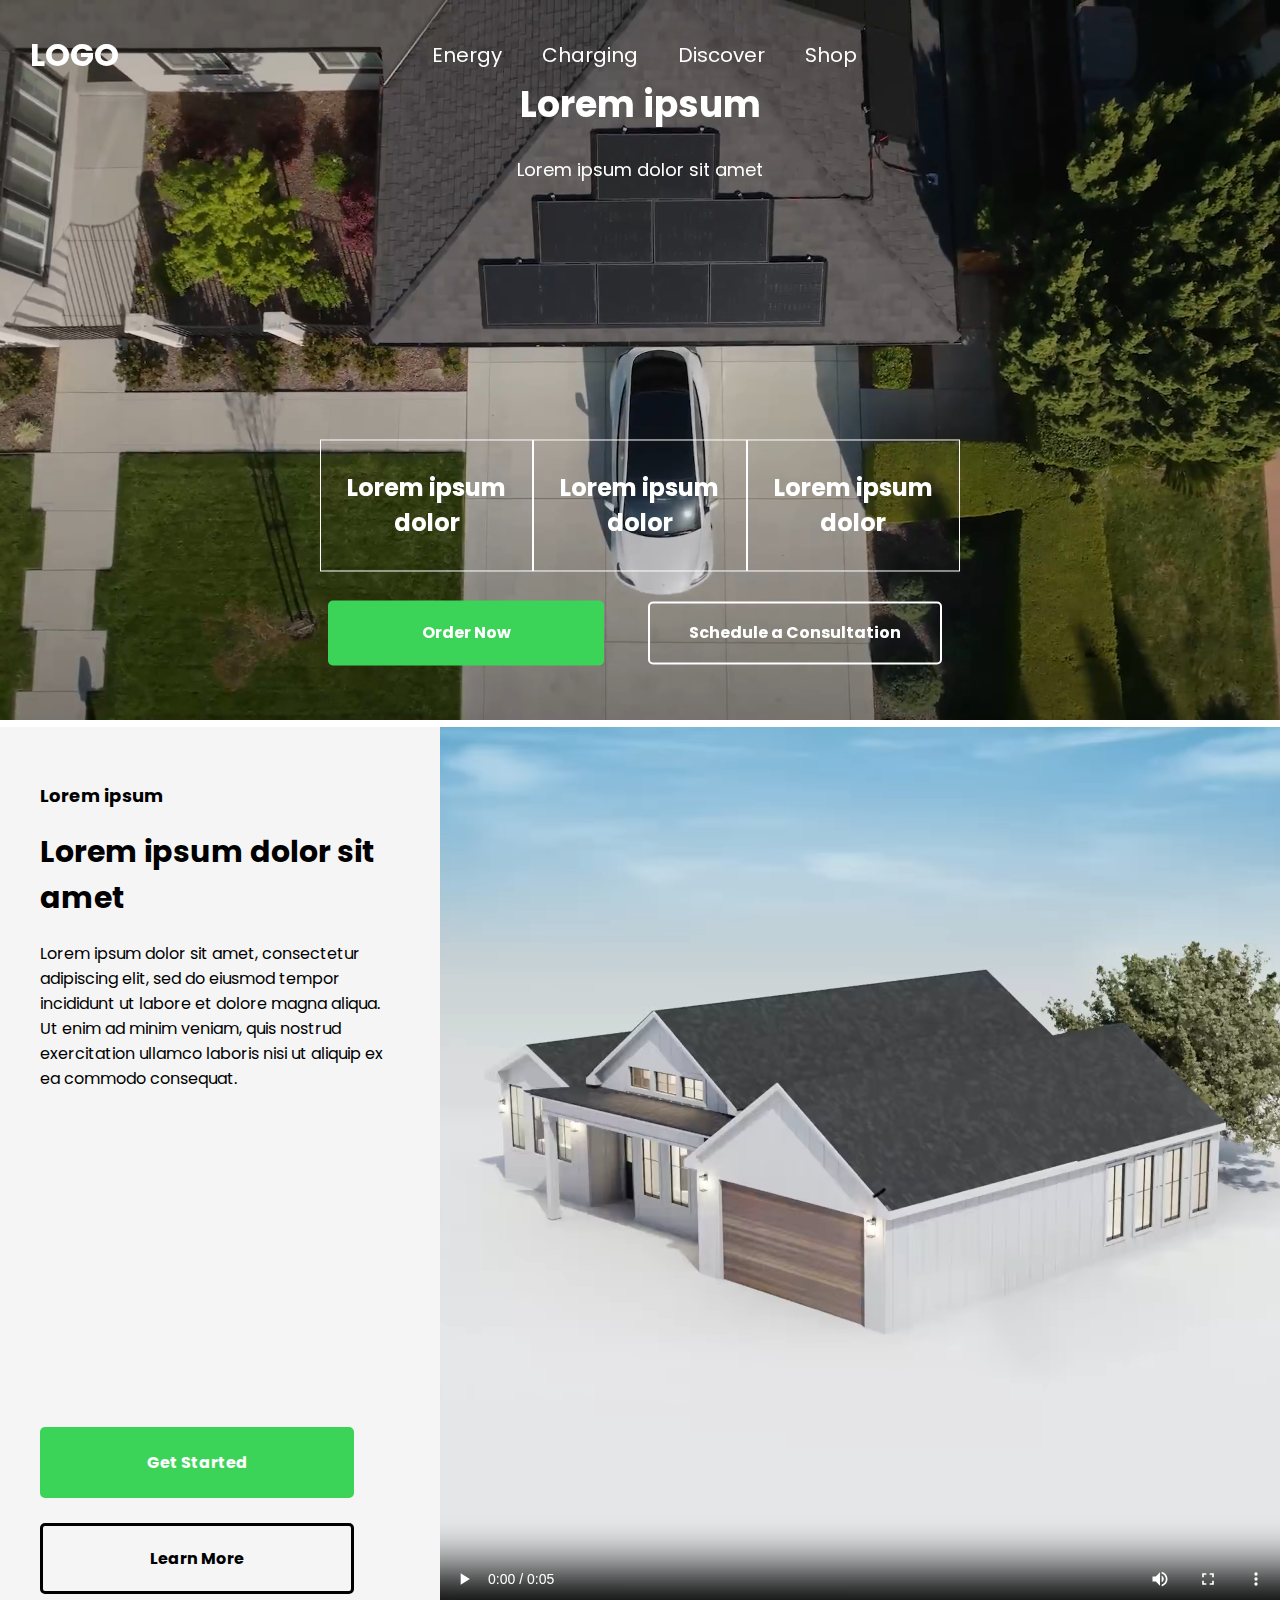
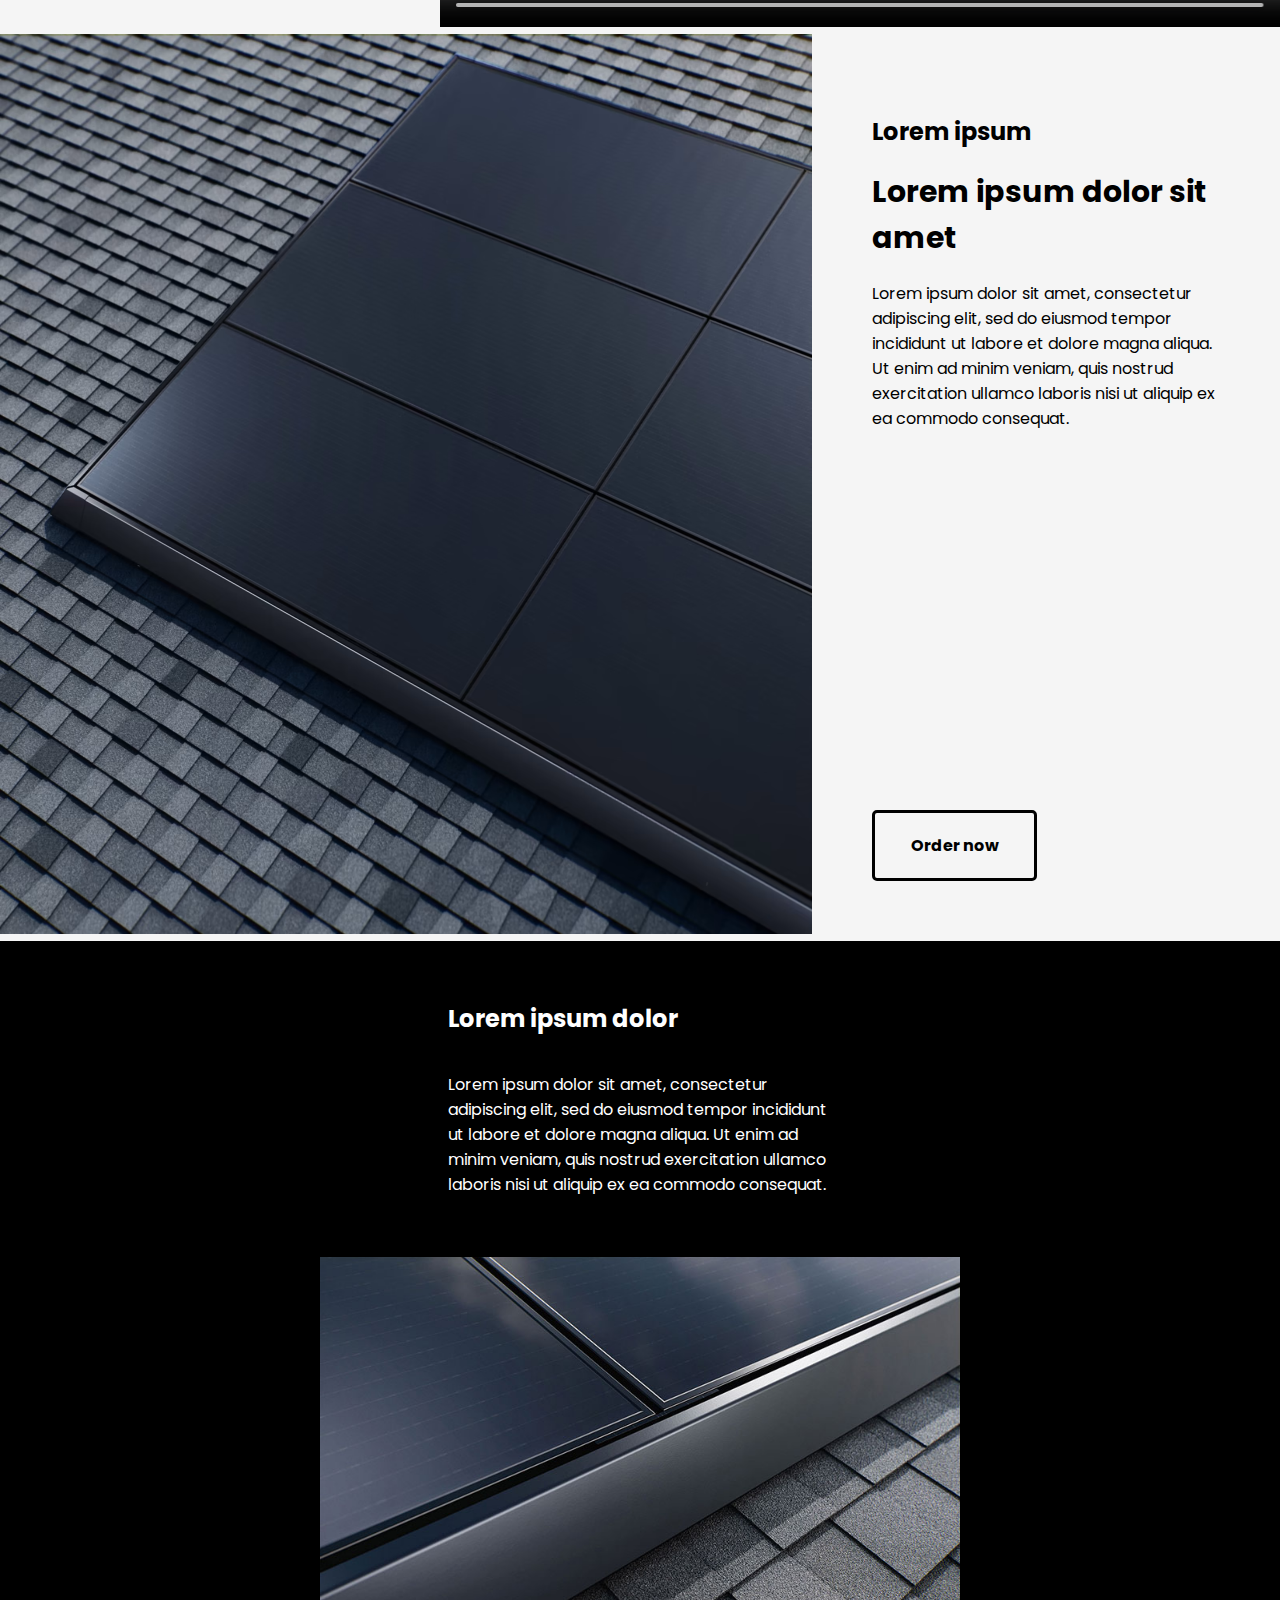
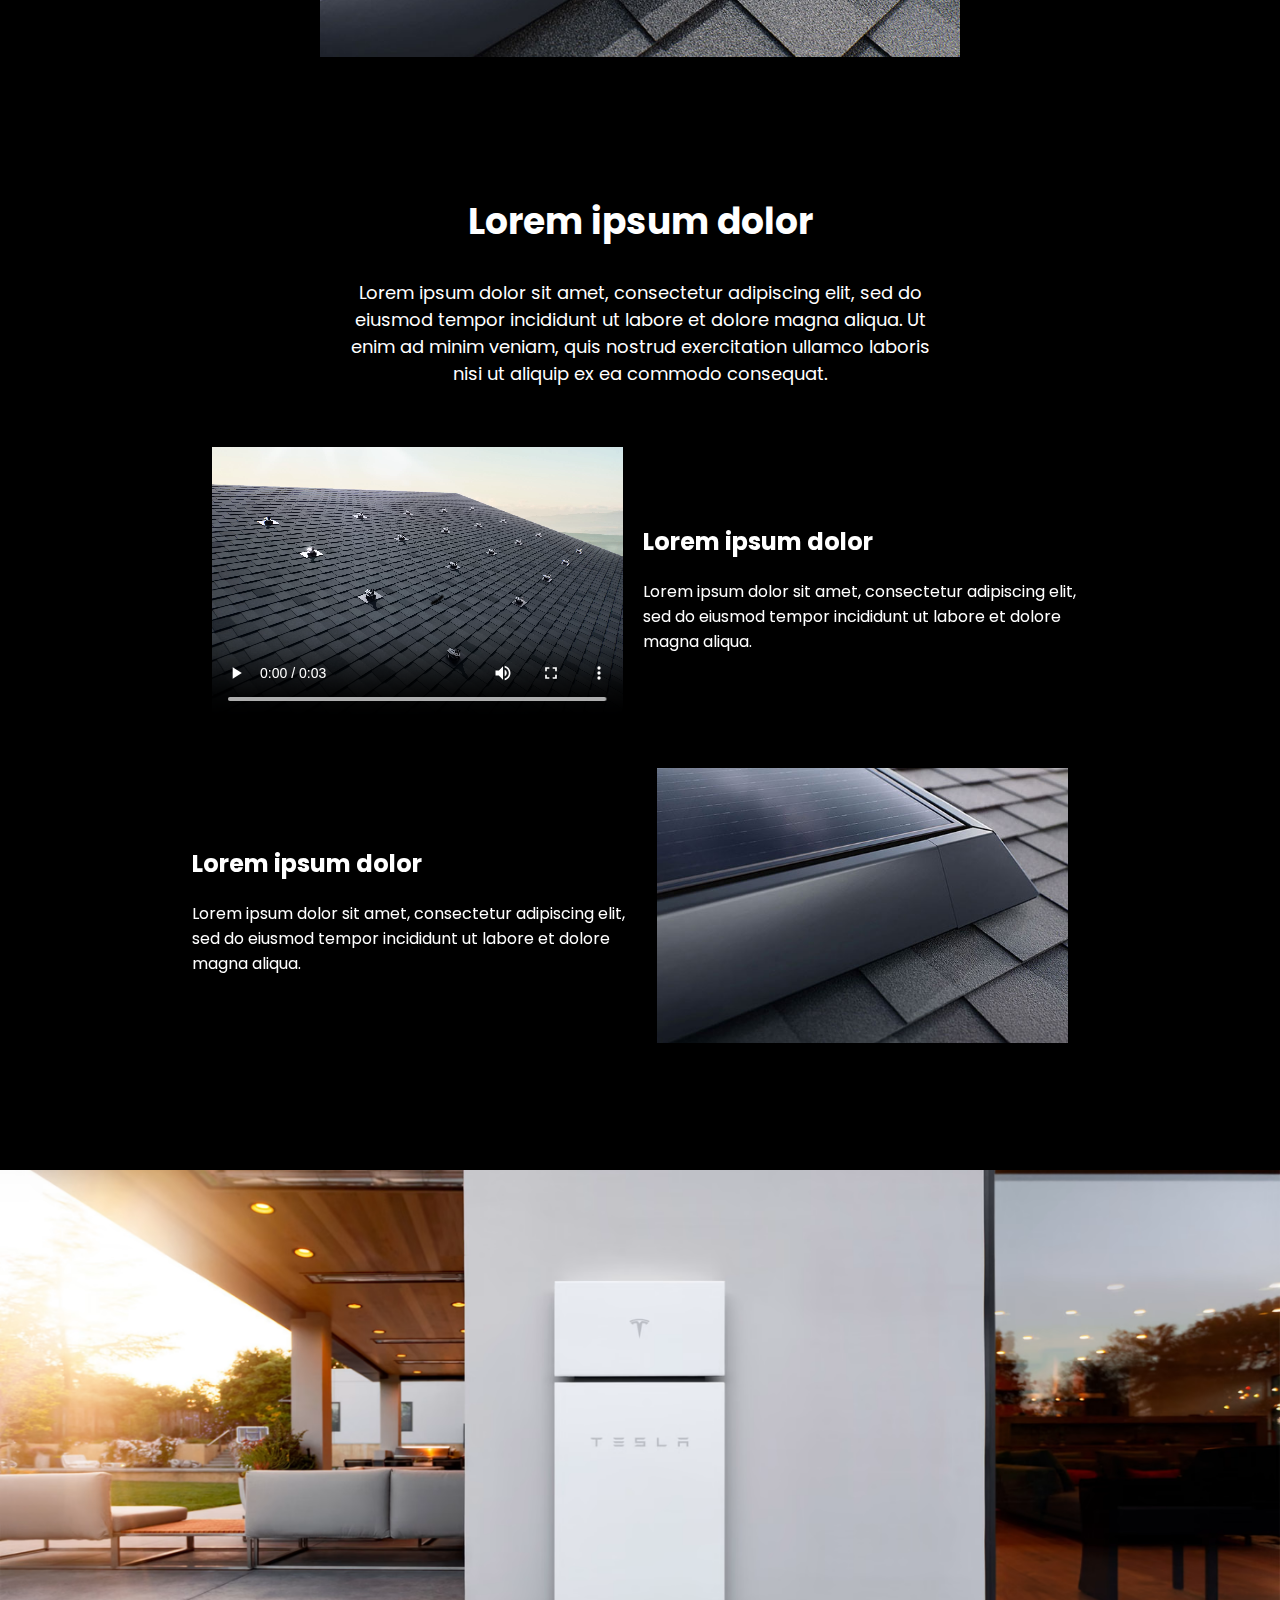
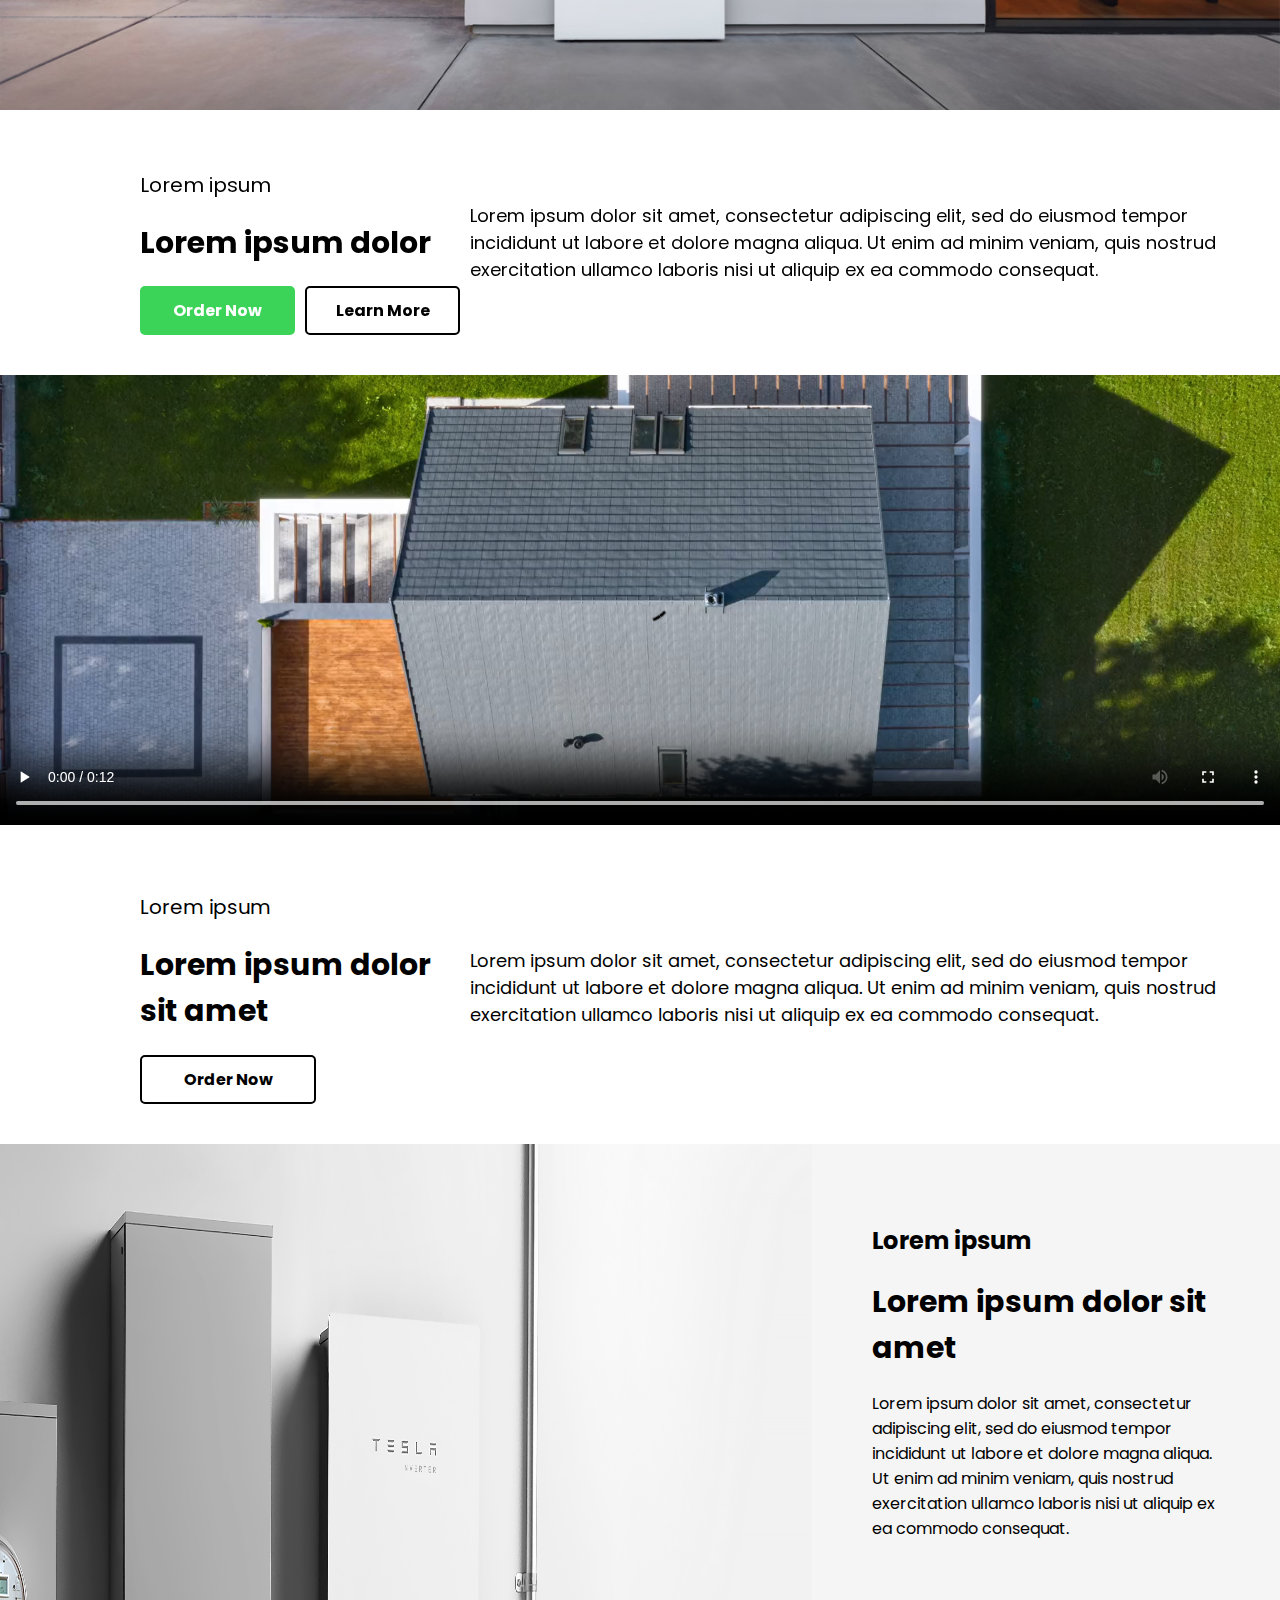
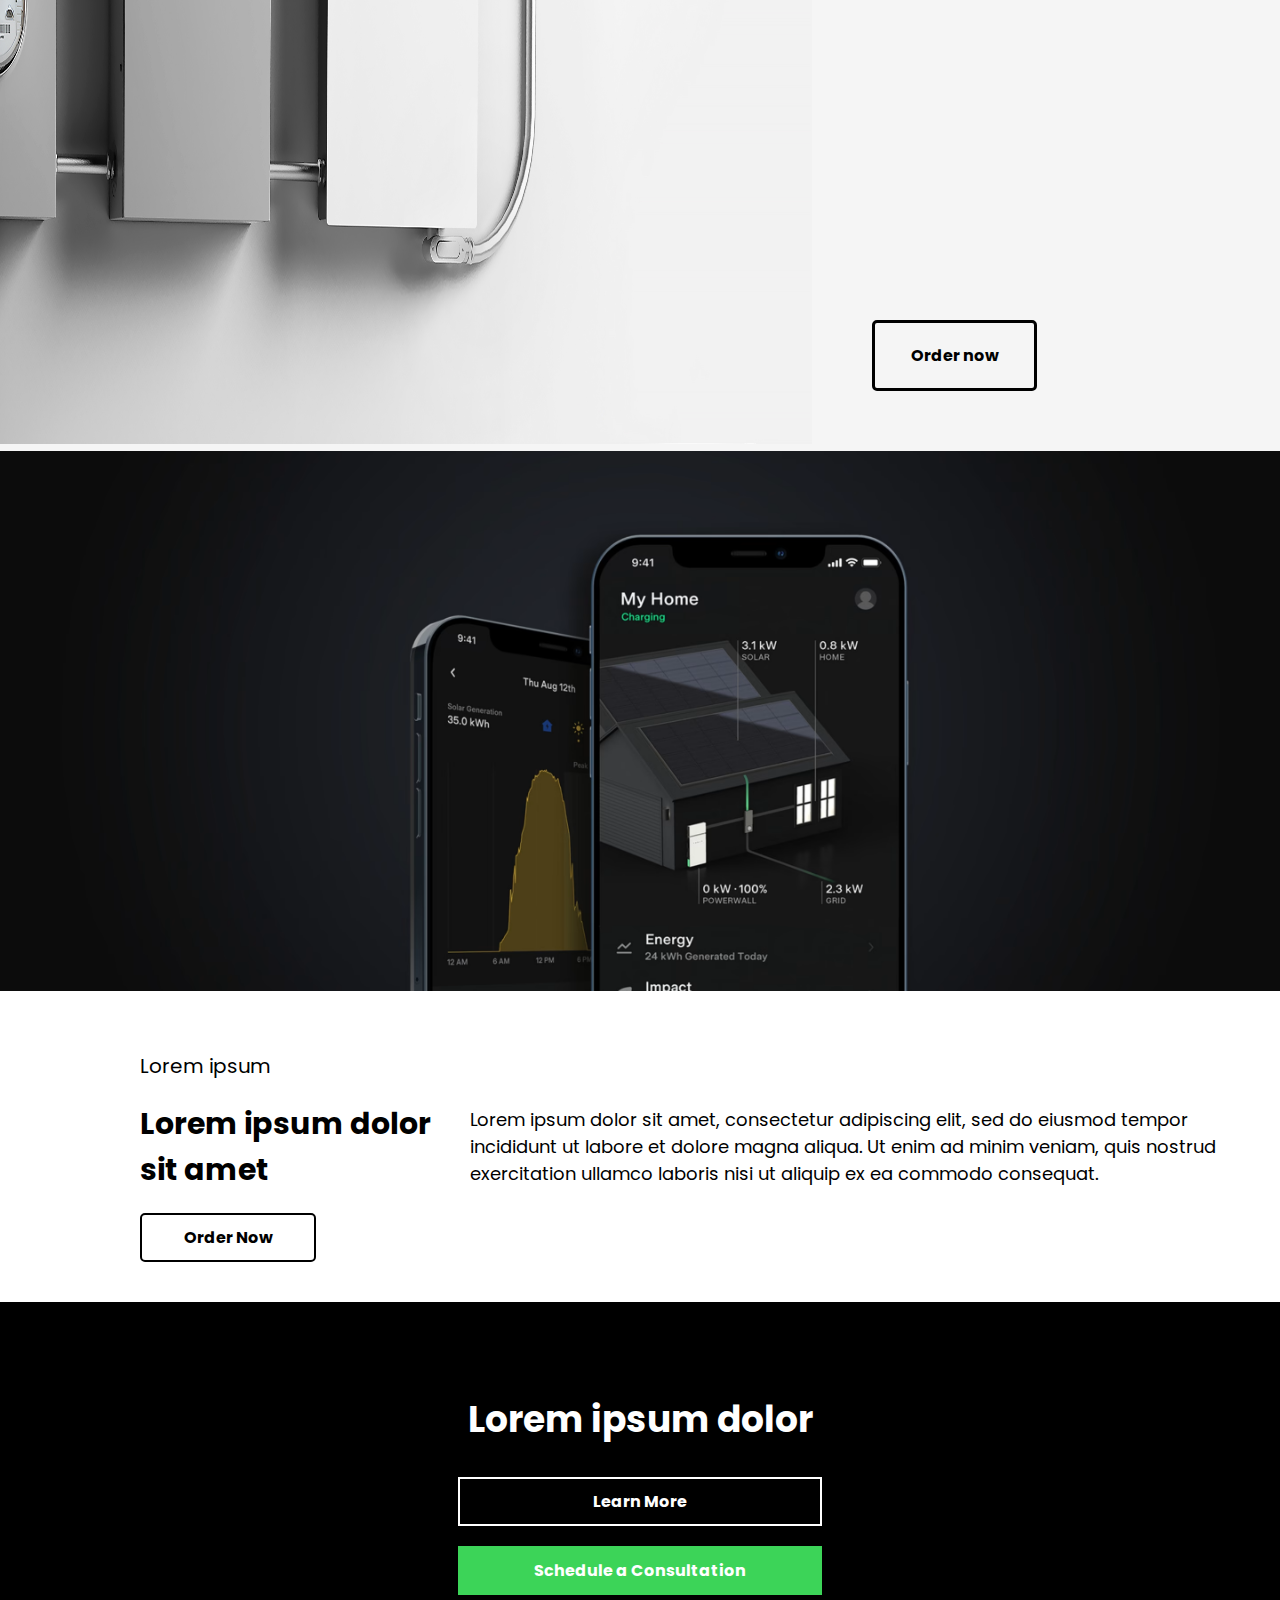
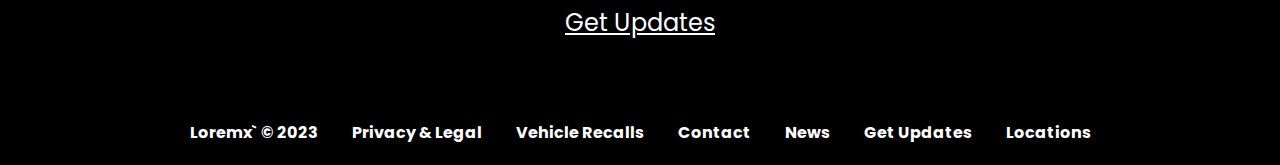
<file: index.html>
<!DOCTYPE html>
<html lang="en">

<head>
    <meta charset="UTF-8">
    <meta name="viewport" content="width=device-width, initial-scale=1.0">
    <link rel="stylesheet" type="text/css" href="styles.css">
    <link rel="preconnect" href="https://fonts.googleapis.com">
    <link rel="preconnect" href="https://fonts.gstatic.com" crossorigin>
    <link rel="stylesheet" href="https://cdnjs.cloudflare.com/ajax/libs/font-awesome/6.4.2/css/all.min.css"
        integrity="sha512-z3gLpd7yknf1YoNbCzqRKc4qyor8gaKU1qmn+CShxbuBusANI9QpRohGBreCFkKxLhei6S9CQXFEbbKuqLg0DA=="
        crossorigin="anonymous" referrerpolicy="no-referrer" />
    <link href="https://fonts.googleapis.com/css2?family=Poppins:wght@300;400;500;600;700;800;900&display=swap"
        rel="stylesheet">
</head>

<body>
    <!-- Hero Section with Navigation -->
    <section class="hero">
        <nav>
            <div class="logo">
                <h1>LOGO</h1>
            </div>
            <ul class="nav-links">
                <li><a href="#">Energy</a></li>
                <li><a href="#">Charging</a></li>
                <li><a href="#">Discover</a></li>
                <li><a href="index1.html">Shop</a></li>
            </ul>
            <div class="icons">
                <a href="#"><i class="fa-regular fa-circle-question"></i></a>
                <a href="#"><i class="fa-solid fa-globe"></i></a>
                <a href="#"><i class="fa-regular fa-circle-user"></i></a>
            </div>
        </nav>
        <div class="hero-content">
            <h1>Lorem ipsum</h1>
            <p>Lorem ipsum dolor sit amet</p>
            <div class="features">
                <div class="feature">
                    <h2>Lorem ipsum dolor</h2>
                </div>
                <div class="feature">
                    <h2>Lorem ipsum dolor</h2>
                </div>
                <div class="feature">
                    <h2>Lorem ipsum dolor</h2>
                </div>
            </div>
            <div class="buttons">
                <a href="index1.html" class="cta-button order-now">Order Now</a>
                <a href="#" class="cta-button consultation">Schedule a Consultation</a>
            </div>
        </div>
        <video autoplay muted loop id="hero-video">
            <source src="./assets/videos/solar-panels-hero-video-desktop.mp4" type="video/mp4">
            Your browser does not support the video tag.
        </video>
    </section>

    <!-- Savings Section -->
    <section class="next-section">
        <div class="content">
            <div class="text-content">
                <div class="textss">
                    <h2>Lorem ipsum</h2>
                    <h1>Lorem ipsum dolor sit amet</h1>
                    <p>Lorem ipsum dolor sit amet, consectetur adipiscing elit, sed do eiusmod tempor incididunt ut
                        labore et dolore magna aliqua. Ut enim ad minim veniam, quis nostrud exercitation ullamco
                        laboris nisi ut aliquip ex ea commodo consequat.
                    </p>
                </div>
                <div class="buttons-e">
                    <div class="buttons-e">
                        <a href="#" class="cta-button get-started">Get Started</a>
                        <a href="#" class="cta-button learn-more">Learn More</a>
                    </div>
                </div>
            </div>
            <div class="video-container">
                <video controls>
                    <source src="./assets/videos/Solar Panels - Tesla.webm" type="video/webm">
                    Your browser does not support the video tag.
                </video>
            </div>
        </div>
    </section>

    <!-- Design Section -->
    <section class="next-section design-section flipped">
        <div class="content">
            <div class="image-container">
                <img src="./assets/images/425_Design_D.avif" alt="Solar Panel">
            </div>
            <div class="text-content">
                <div>
                    <h2>Lorem ipsum</h2>
                    <h1>Lorem ipsum dolor sit amet</h1>
                    <p>Lorem ipsum dolor sit amet, consectetur adipiscing elit, sed do eiusmod tempor incididunt ut
                        labore et dolore magna aliqua. Ut enim ad minim veniam, quis nostrud exercitation ullamco
                        laboris nisi ut aliquip ex ea commodo consequat.
                    </p>
                </div>
                <div class="buttons-de">
                    <a href="index1.html" class="cta-button learn-more">Order now</a>
                </div>
            </div>
        </div>
    </section>

    <section class="clean-aesthetic">
        <div class="content">
            <div class="text-content">
                <h2>Lorem ipsum dolor</h2>
                <p>Lorem ipsum dolor sit amet, consectetur adipiscing elit, sed do eiusmod tempor incididunt ut
                    labore et dolore magna aliqua. Ut enim ad minim veniam, quis nostrud exercitation ullamco
                    laboris nisi ut aliquip ex ea commodo consequat.
                </p>
            </div>
            <div class="image-container">
                <img src="./assets/images/solarimage.jpg" alt="Clean Aesthetic Image">
            </div>
        </div>
    </section>

    <!-- Next Section -->
    <section class="next-section black-bg">
        <div class="header">
            <h2>Lorem ipsum dolor</h2>
            <p>Lorem ipsum dolor sit amet, consectetur adipiscing elit, sed do eiusmod tempor incididunt ut
                labore et dolore magna aliqua. Ut enim ad minim veniam, quis nostrud exercitation ullamco
                laboris nisi ut aliquip ex ea commodo consequat.
            </p>
        </div>
        <!-- Video and Text Section -->
        <div class="video-text">
            <div class="video">
                <video controls width="100%">
                    <source src="./assets/videos/425_Durability_D.mp4" type="video/mp4">
                    Your browser does not support the video tag.
                </video>
            </div>
            <div>
                <h2>Lorem ipsum dolor</h2>
                <p>Lorem ipsum dolor sit amet, consectetur adipiscing elit, sed do eiusmod tempor incididunt ut
                    labore et dolore magna aliqua.
                </p>
            </div>
        </div>

        <!-- Text and Image Section -->
        <div class="text-picture">
            <div>
                <h2>Lorem ipsum dolor</h2>
                <p>Lorem ipsum dolor sit amet, consectetur adipiscing elit, sed do eiusmod tempor incididunt ut
                    labore et dolore magna aliqua.
                </p>
            </div>
            <div class="picture">
                <img src="./assets/images/solar-panel-closeup.jpg" alt="Solar Technology">
            </div>
        </div>
    </section>

    <!-- Hero Image -->
    <section class="full-width-image">
        <img src="./assets/images/heroimage.avif" alt="Full Width Image">
    </section>

    <!-- Powerwall Section -->
    <section class="new-section">
        <div class="left-content">
            <p>Lorem ipsum</p>
            <h1>Lorem ipsum dolor</h1>
            <div class="button-container">
                <a href="index1.html" class="cta-button green">Order Now</a>
                <a href="#" class="cta-button">Learn More</a>
            </div>
        </div>
        <div class="right-content">
            <p>Lorem ipsum dolor sit amet, consectetur adipiscing elit, sed do eiusmod tempor incididunt ut
                labore et dolore magna aliqua. Ut enim ad minim veniam, quis nostrud exercitation ullamco
                laboris nisi ut aliquip ex ea commodo consequat.
            </p>
        </div>
    </section>

    <!-- Video Section -->
    <section class="video-section">
        <video controls width="100%" height="60vh">
            <source src="./assets/videos/Solar Panels - Tesla.mp4" type="video/mp4">
            Your browser does not support the video tag.
        </video>
    </section>

    <section class="new-section">
        <div class="left-content">
            <p>Lorem ipsum</p>
            <h1>Lorem ipsum dolor sit amet</h1>
            <div class="button-container">
                <a href="index1.html" class="cta-button transparent-black">Order Now</a>
            </div>
        </div>
        <div class="right-content">
            <p>Lorem ipsum dolor sit amet, consectetur adipiscing elit, sed do eiusmod tempor incididunt ut
                labore et dolore magna aliqua. Ut enim ad minim veniam, quis nostrud exercitation ullamco
                laboris nisi ut aliquip ex ea commodo consequat.
            </p>
        </div>
    </section>

    <section class="next-section design-section flipped">
        <div class="content">
            <div class="image-container">
                <img src="./assets/images/Inverter_V8_D.jpg" alt="Solar Panel">
            </div>
            <div class="text-content">
                <div>
                    <h2>Lorem ipsum</h2>
                    <h1>Lorem ipsum dolor sit amet</h1>
                    <p>Lorem ipsum dolor sit amet, consectetur adipiscing elit, sed do eiusmod tempor incididunt ut
                        labore et dolore magna aliqua. Ut enim ad minim veniam, quis nostrud exercitation ullamco
                        laboris nisi ut aliquip ex ea commodo consequat.
                    </p>
                </div>
                <div class="buttons-de">
                    <a href="index1.html" class="cta-button learn-more">Order now</a>
                </div>
            </div>
        </div>
    </section>

    <section class="full-width-image">
        <img src="./assets/images/SP_tesla_app_D.avif" alt="Full Width Image">
    </section>

    <section class="new-section">
        <div class="left-content">
            <p>Lorem ipsum</p>
            <h1>Lorem ipsum dolor sit amet</h1>
            <div class="button-container">
                <a href="index1.html" class="cta-button transparent-black">Order Now</a>
            </div>
        </div>
        <div class="right-content">
            <p>Lorem ipsum dolor sit amet, consectetur adipiscing elit, sed do eiusmod tempor incididunt ut
                labore et dolore magna aliqua. Ut enim ad minim veniam, quis nostrud exercitation ullamco
                laboris nisi ut aliquip ex ea commodo consequat.
            </p>
        </div>
    </section>

    <!-- Power Your Home Section -->
    <section class="power-section">
        <div class="content">
            <h2>Lorem ipsum dolor</h2>
            <div class="buttons-end">
                <a href="#" class="learn">Learn More</a>
                <a href="#" class="consultation">Schedule a Consultation</a>
                <a href="#" class="get-updates-link">Get Updates</a>
            </div>
        </div>
    </section>

    <!-- Footer Section -->
    <footer class="footer-section">
        <div class="footer-links">
            <a href="#">Loremx` © 2023</a>
            <a href="#">Privacy & Legal</a>
            <a href="#">Vehicle Recalls</a>
            <a href="#">Contact</a>
            <a href="#">News</a>
            <a href="#">Get Updates</a>
            <a href="#">Locations</a>
        </div>
    </footer>

    <!-- <script src="index.js"></script> -->
</body>

</html>
</file>
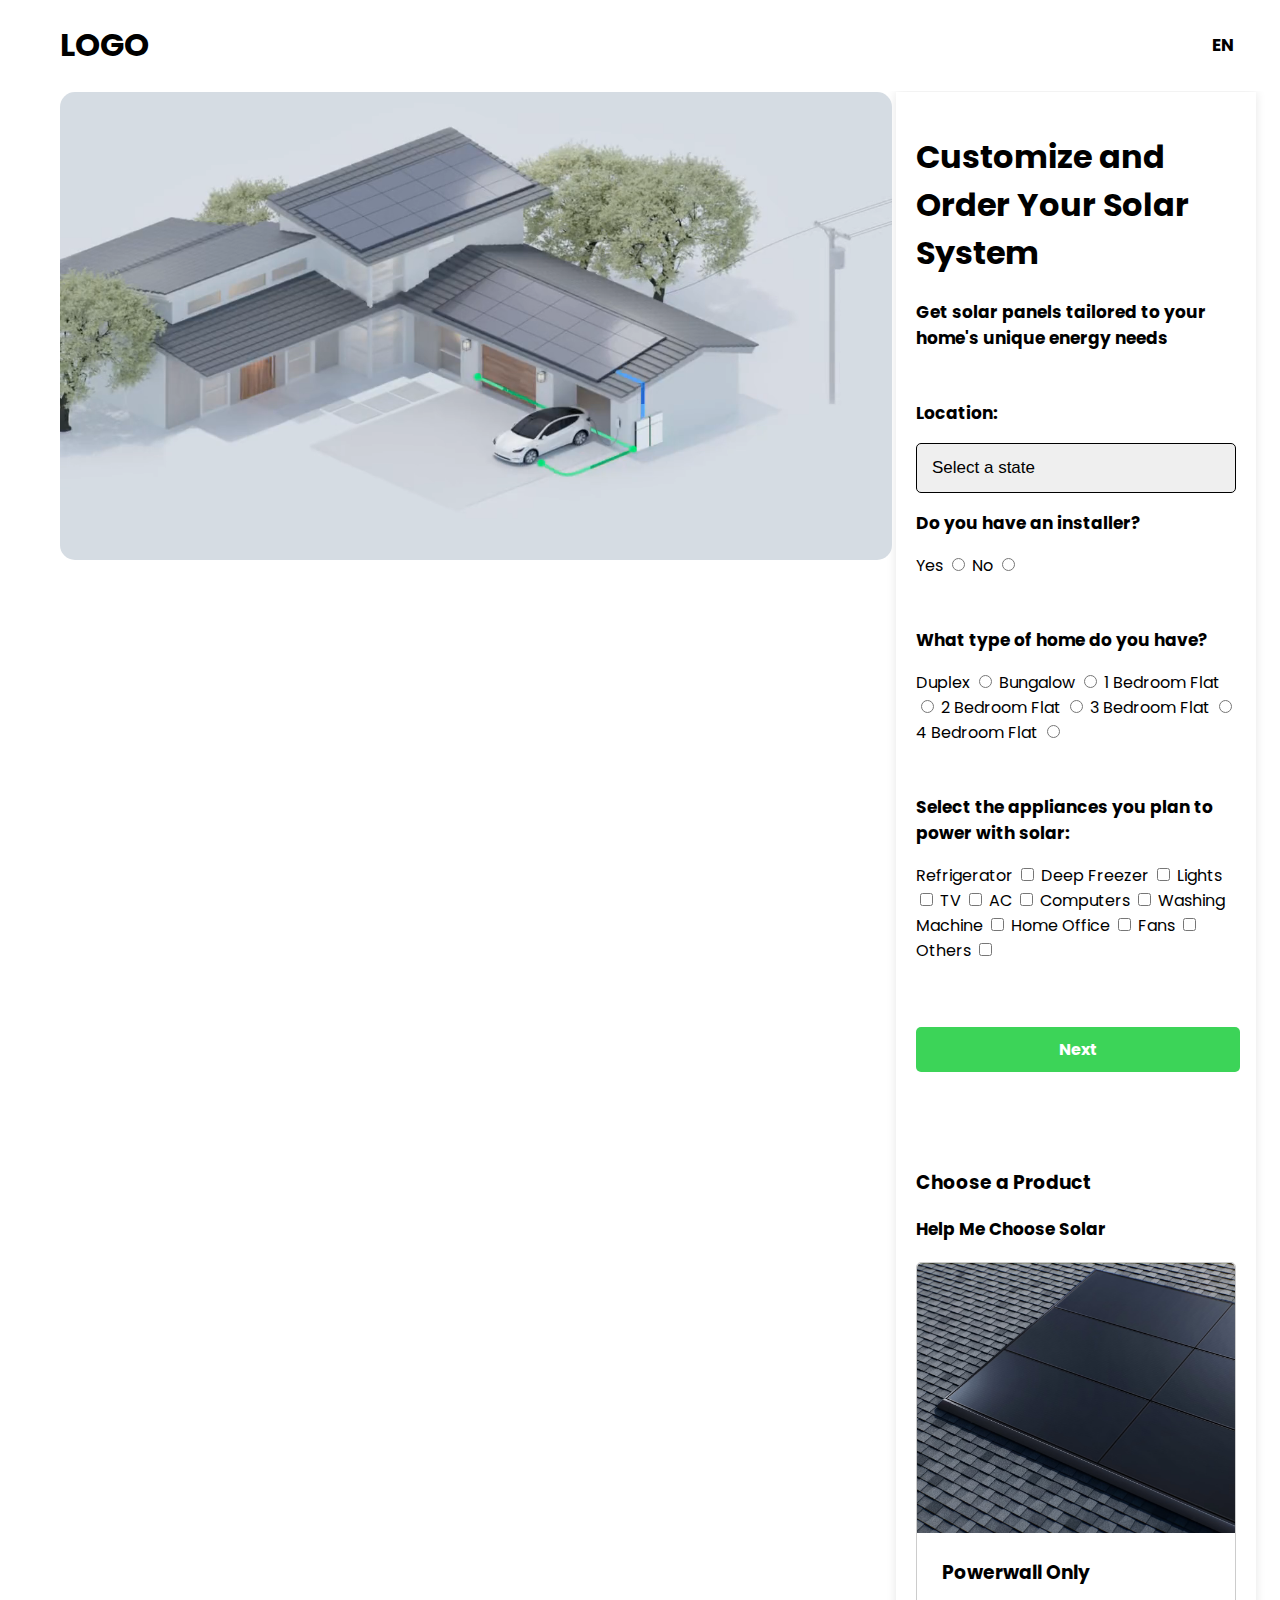
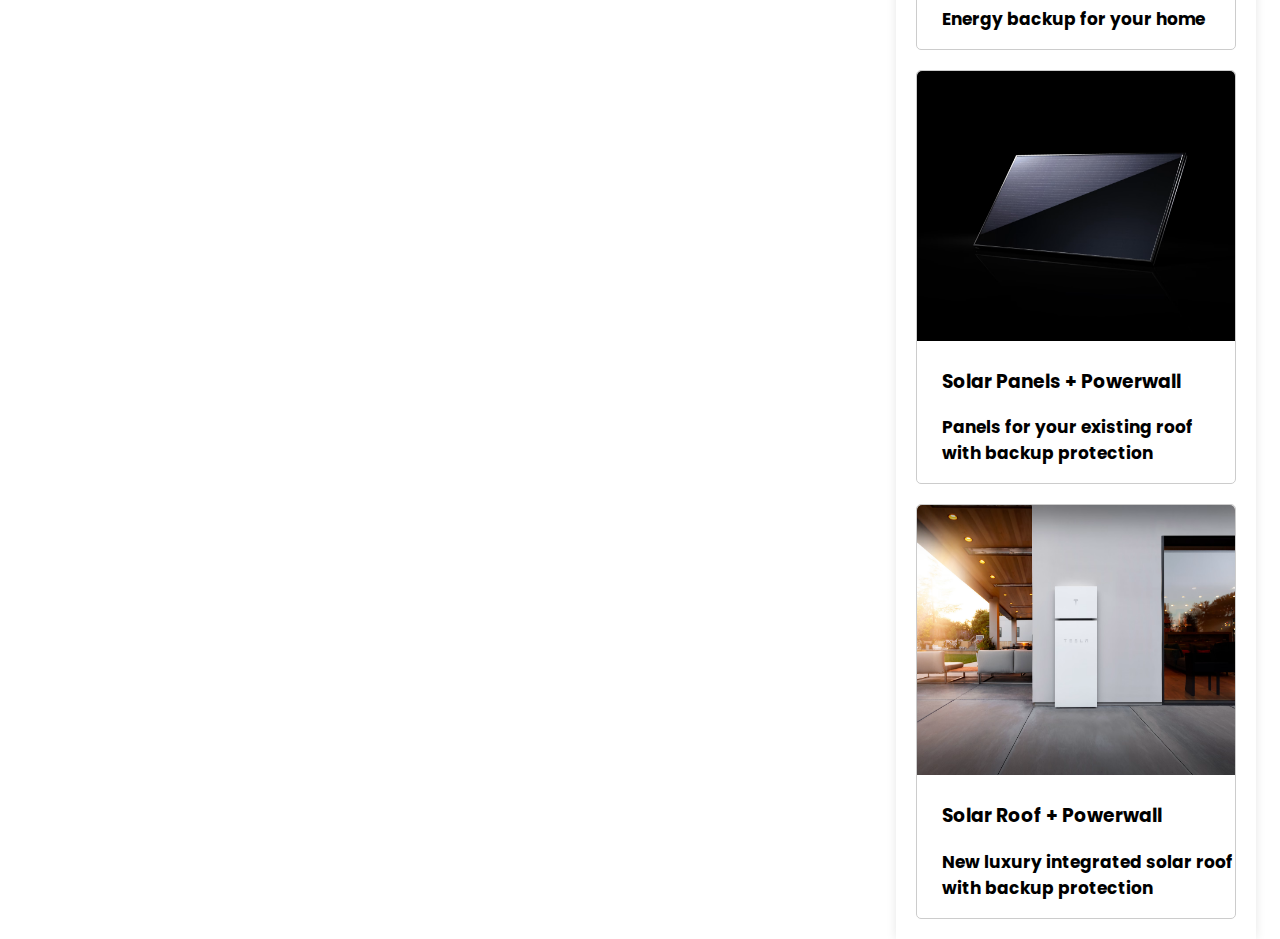
<file: index1.html>
<!DOCTYPE html>
<html lang="en">

<head>
    <meta charset="UTF-8">
    <meta name="viewport" content="width=device-width, initial-scale=1.0">
    <link rel="stylesheet" type="text/css" href="styles1.css">
    <link rel="preconnect" href="https://fonts.googleapis.com">
    <link rel="preconnect" href="https://fonts.gstatic.com" crossorigin>
    <link rel="stylesheet" href="https://cdnjs.cloudflare.com/ajax/libs/font-awesome/6.4.2/css/all.min.css"
        integrity="sha512-z3gLpd7yknf1YoNbCzqRKc4qyor8gaKU1qmn+CShxbuBusANI9QpRohGBreCFkKxLhei6S9CQXFEbbKuqLg0DA=="
        crossorigin="anonymous" referrerpolicy="no-referrer" />
    <link href="https://fonts.googleapis.com/css2?family=Poppins:wght@300;400;500;600;700;800;900&display=swap"
        rel="stylesheet">
    <title>Tesla Site</title>
</head>

<body>
    <header>
        <div class="logo">
            <h1>LOGO</h1>
        </div>
        <div class="language">
            <p>EN</p>
        </div>
    </header>

    <main>
        <div class="video">
            <video autoplay muted loop>
                <source src="./assets/videos/home.mp4" type="video/mp4">
                Your browser does not support the video tag.
            </video>
        </div>
        <form class="power-form">
            <div class="header-text">
                <h1>Customize and Order Your Solar System</h1>
                <p>Get solar panels tailored to your home's unique energy needs</p>
            </div>

            <div class="input-form">
                <p for="homeAddress">Location:</p>
                <div class="select-container">
                    <select id="Country" name="state" class="custom-select">
                        <option value="" selected="selected">Select a state</option>
                        <option value="Abia">Abia</option>
                        <option value="Abuja">Abuja</option>
                        <option value="Adamawa">Adamawa</option>
                        <option value="Akwa Ibom">Akwa Ibom</option>
                        <option value="Anambra">Anambra</option>
                        <option value="Bauchi">Bauchi</option>
                        <option value="Bayelsa">Bayelsa</option>
                        <option value="Benue">Benue</option>
                        <option value="Borno">Borno</option>
                        <option value="Cross River">Cross River</option>
                        <option value="Delta">Delta</option>
                        <option value="Ebonyi">Ebonyi</option>
                        <option value="Edo">Edo</option>
                        <option value="Ekiti">Ekiti</option>
                        <option value="Enugu">Enugu</option>
                        <option value="Gombe">Gombe</option>
                        <option value="Imo">Imo</option>
                        <option value="Jigawa">Jigawa</option>
                        <option value="Kaduna">Kaduna</option>
                        <option value="Kano">Kano</option>
                        <option value="Katsina">Katsina</option>
                        <option value="Kebbi">Kebbi</option>
                        <option value="Kogi">Kogi</option>
                        <option value="Kwara">Kwara</option>
                        <option value="Lagos">Lagos</option>
                        <option value="Nasarawa">Nasarawa</option>
                        <option value="Niger">Niger</option>
                        <option value="Ogun">Ogun</option>
                        <option value="Ondo">Ondo</option>
                        <option value="Osun">Osun</option>
                        <option value="Oyo">Oyo</option>
                        <option value="Plateau">Plateau</option>
                        <option value="Rivers">Rivers</option>
                        <option value="Sokoto">Sokoto</option>
                        <option value="Taraba">Taraba</option>
                        <option value="Yobe">Yobe</option>
                        <option value="Zamfara">Zamfara</option>
                    </select>
                    <div class="icon">
                        <i class="fa-solid fa-chevron-down"></i>
                    </div>
                </div>

                <div class="radio-group">
                    <p>Do you have an installer?</p>
                    <label for="installer-yes">Yes</label>
                    <input type="radio" id="installer-yes" name="installer" value="yes">
                    <label for="installer-no">No</label>
                    <input type="radio" id="installer-no" name="installer" value="no">
                </div>

                <div class="radio-group">
                    <p>What type of home do you have?</p>
                    <label for="home-duplex">Duplex</label>
                    <input type="radio" id="home-duplex" name="home-type" value="duplex">
                    <label for="home-bungalow">Bungalow</label>
                    <input type="radio" id="home-bungalow" name="home-type" value="bungalow">
                    <label for="home-1flat">1 Bedroom Flat</label>
                    <input type="radio" id="home-1flat" name="home-type" value="1-bedroom-flat">
                    <label for="home-2flat">2 Bedroom Flat</label>
                    <input type="radio" id="home-2flat" name="home-type" value="2-bedroom-flat">
                    <label for="home-3flat">3 Bedroom Flat</label>
                    <input type="radio" id="home-3flat" name="home-type" value="3-bedroom-flat">
                    <label for="home-4flat">4 Bedroom Flat</label>
                    <input type="radio" id="home-4flat" name="home-type" value="4-bedroom-flat">
                    <!-- Add more home types as needed -->
                </div>

                <div class="radio-group">
                    <p>Select the appliances you plan to power with solar:</p>
                    <div class="checkbox-group">
                        <label for="appliances-refrigerator">Refrigerator</label>
                        <input type="checkbox" id="appliances-refrigerator" name="appliances" value="refrigerator">
                        <label for="appliances-refrigerator">Deep Freezer</label>
                        <input type="checkbox" id="appliances-deepfreezer" name="appliances" value="deepfreezer">
                        <label for="appliances-lights">Lights</label>
                        <input type="checkbox" id="appliances-lights" name="appliances" value="lights">
                        <label for="appliances-refrigerator">TV</label>
                        <input type="checkbox" id="appliances-TV" name="appliances" value="TV">
                        <label for="appliances-refrigerator">AC</label>
                        <input type="checkbox" id="appliances-AC" name="appliances" value="AC">
                        <label for="appliances-refrigerator">Computers</label>
                        <input type="checkbox" id="appliances-computers" name="appliances" value="computers">
                        <label for="appliances-refrigerator">Washing Machine</label>
                        <input type="checkbox" id="appliances-washingmachine" name="appliances" value="washingmachine">
                        <label for="appliances-refrigerator">Home Office</label>
                        <input type="checkbox" id="appliances-homeoffice" name="appliances" value="homeoffice">
                        <label for="appliances-fans">Fans</label>
                        <input type="checkbox" id="appliances-fans" name="appliances" value="fans">
                        <label for="appliances-refrigerator">Others</label>
                        <input type="checkbox" id="appliances-others" name="appliances" value="others">
                    </div>
                </div>
                <a href="index2.html" class="next">Next</a>
            </div>

            <h3>Choose a Product</h3>
            <p>Help Me Choose Solar</p>
            <div class="product-box">
                <img src="./assets/images/425_Design_D.avif" alt="Product 1">
                <div class="product-text">
                    <h3>Powerwall Only</h3>
                    <p>Energy backup for your home</p>
                </div>
            </div>

            <div class="product-box">
                <img src="/assets/images/425_Specs_D.avif" alt="Product 2">
                <div class="product-text">
                    <h3>Solar Panels + Powerwall</h3>
                    <p>Panels for your existing roof with backup protection</p>
                </div>
            </div>

            <div class="product-box">
                <img src="/assets/images/heroimage.avif" alt="Product 3">
                <div class="product-text">
                    <h3>Solar Roof + Powerwall</h3>
                    <p>New luxury integrated solar roof with backup protection</p>
                </div>
            </div>

        </form>
    </main>
</body>

</html>
</file>
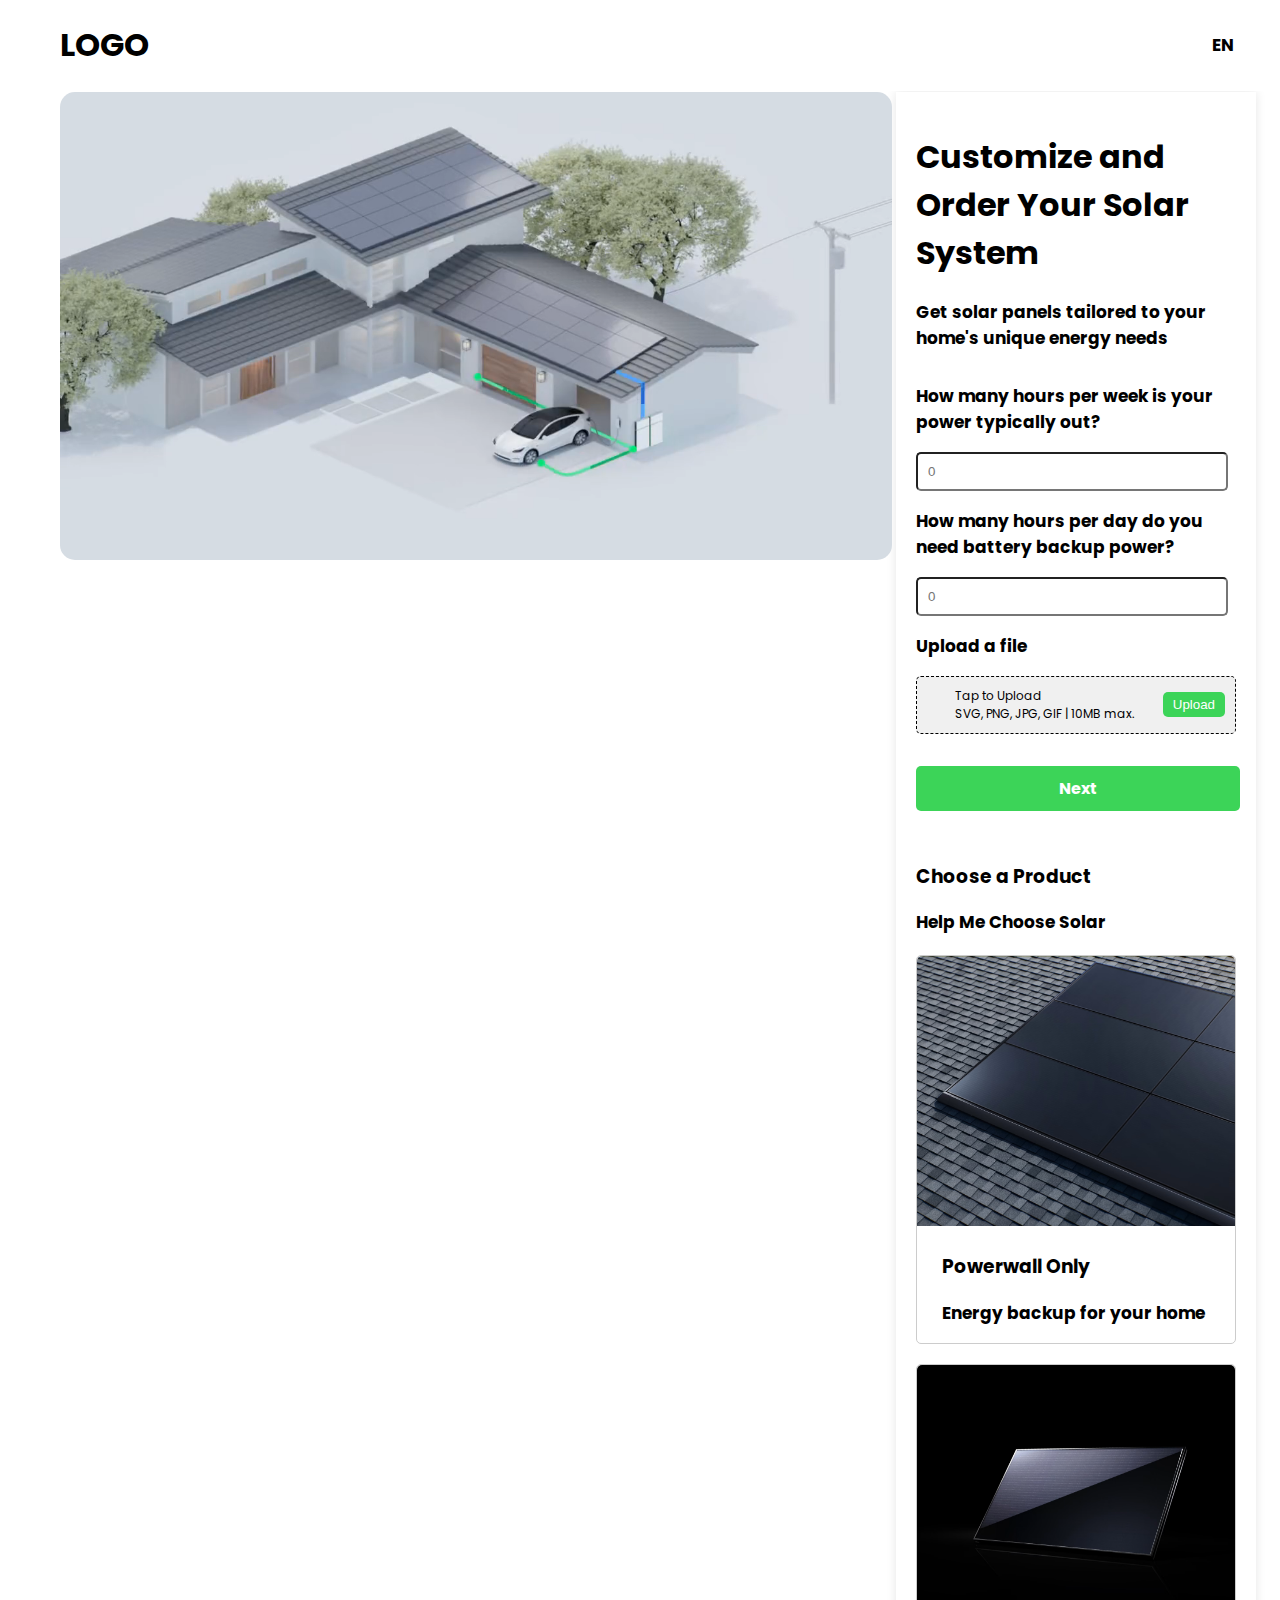
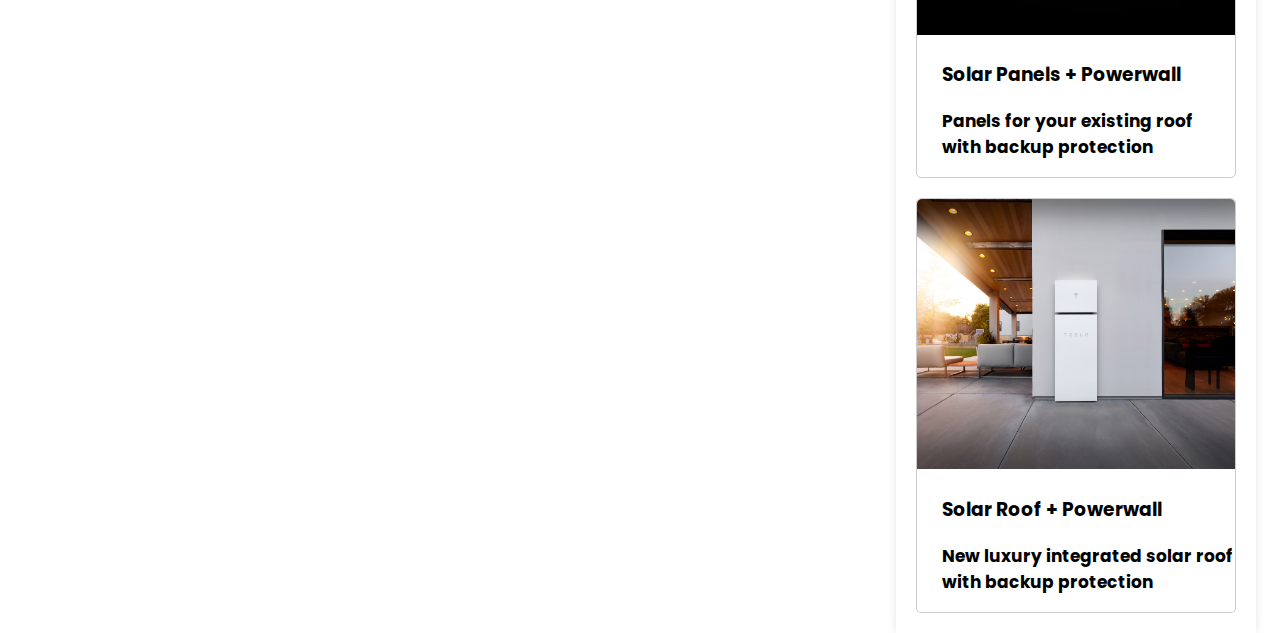
<file: index2.html>
<!DOCTYPE html>
<html lang="en">

<head>
    <meta charset="UTF-8">
    <meta name="viewport" content="width=device-width, initial-scale=1.0">
    <link rel="stylesheet" type="text/css" href="styles1.css">
    <link rel="preconnect" href="https://fonts.googleapis.com">
    <link rel="preconnect" href="https://fonts.gstatic.com" crossorigin>
    <link rel="stylesheet" href="https://cdnjs.cloudflare.com/ajax/libs/font-awesome/6.4.2/css/all.min.css"
        integrity="sha512-z3gLpd7yknf1YoNbCzqRKc4qyor8gaKU1qmn+CShxbuBusANI9QpRohGBreCFkKxLhei6S9CQXFEbbKuqLg0DA=="
        crossorigin="anonymous" referrerpolicy="no-referrer" />
    <link href="https://fonts.googleapis.com/css2?family=Poppins:wght@300;400;500;600;700;800;900&display=swap"
        rel="stylesheet">
    <title>Tesla Site</title>
</head>

<body>
    <header>
        <div class="logo">
            <h1>LOGO</h1>
        </div>
        <div class="language">
            <p>EN</p>
        </div>
    </header>

    <main>
        <div class="video">
            <video autoplay muted loop>
                <source src="./assets/videos/home.mp4" type="video/mp4">
                Your browser does not support the video tag.
            </video>
        </div>
        <form class="power-form">
            <div class="header-text">
                <h1>Customize and Order Your Solar System</h1>
                <p>Get solar panels tailored to your home's unique energy needs</p>
            </div>

            <div>
                <p for="power-out-hours">How many hours per week is your power typically out?</p>
                <input type="number" placeholder="0" id="power-out-hours" name="power-out-hours" required>

                <p for="backup-power-hours">How many hours per day do you need battery backup power?</p>
                <input type="number" placeholder="0" id="backup-power-hours" name="backup-power-hours" required>
            </div>

            <p>Upload a file</p>
            <div class="image-upload-container">
                <i class="fas fa-upload"></i>
                <div class="image-upload">
                    <label for="image-upload-input">Tap to Upload</label>
                    <label class="upload-description">SVG, PNG, JPG, GIF | 10MB max.</label>
                    <input type="file" id="image-upload-input" accept=".svg, .png, .jpg, .gif" style="display: none;">
                </div>
                <button class="upload-button">Upload</button>
            </div>
            <a href="index3.html" class="next">Next</a>

            <h3>Choose a Product</h3>
            <p>Help Me Choose Solar</p>
            <div class="product-box">
                <img src="./assets/images/425_Design_D.avif" alt="Product 1">
                <div class="product-text">
                    <h3>Powerwall Only</h3>
                    <p>Energy backup for your home</p>
                </div>
            </div>

            <div class="product-box">
                <img src="/assets/images/425_Specs_D.avif" alt="Product 2">
                <div class="product-text">
                    <h3>Solar Panels + Powerwall</h3>
                    <p>Panels for your existing roof with backup protection</p>
                </div>
            </div>

            <div class="product-box">
                <img src="/assets/images/heroimage.avif" alt="Product 3">
                <div class="product-text">
                    <h3>Solar Roof + Powerwall</h3>
                    <p>New luxury integrated solar roof with backup protection</p>
                </div>
            </div>

        </form>
    </main>
</body>

</html>
</file>
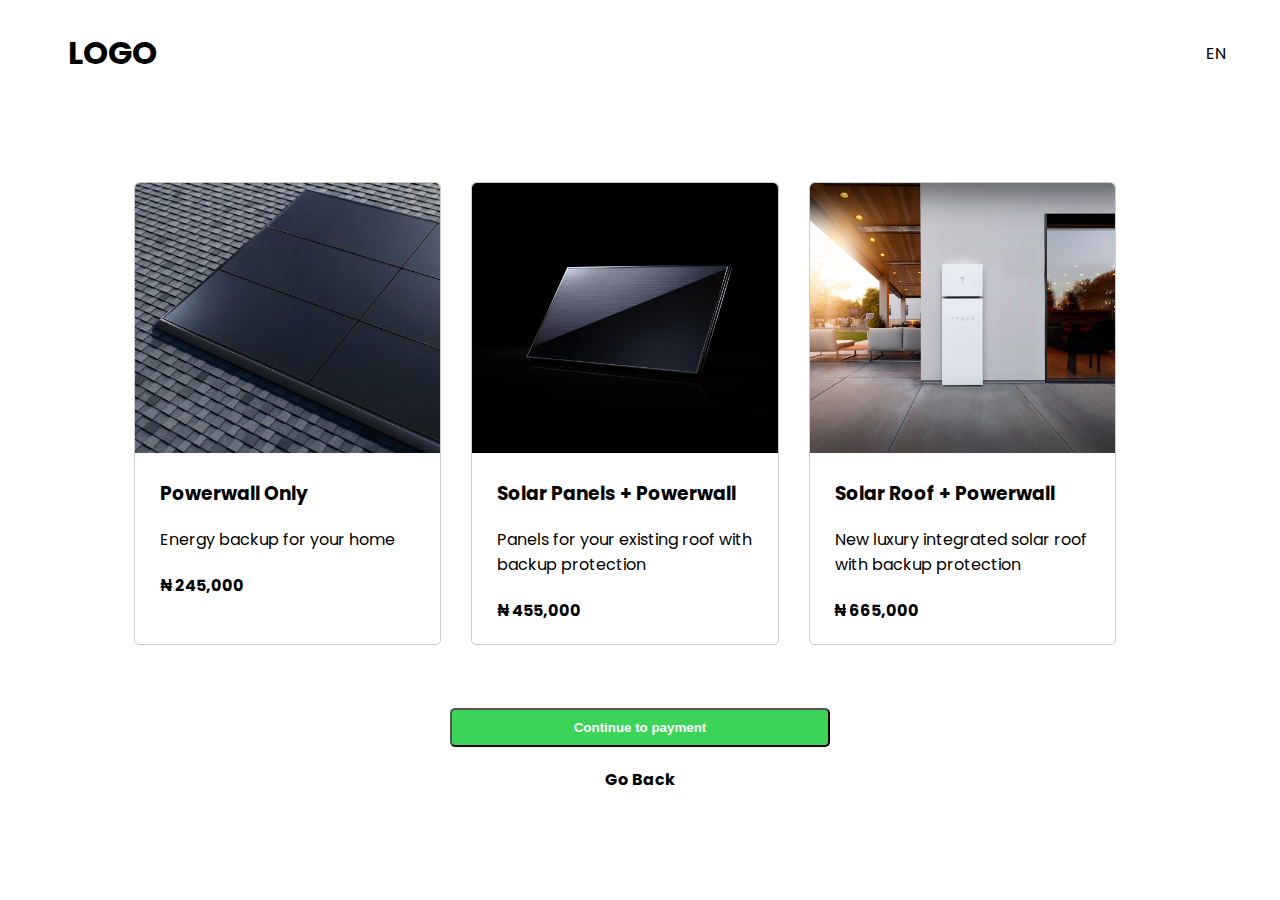
<file: index3.html>
<!DOCTYPE html>
<html lang="en">

<head>
    <meta charset="UTF-8">
    <meta name="viewport" content="width=device-width, initial-scale=1.0">
    <link rel="stylesheet" type="text/css" href="styles2.css">
    <link rel="preconnect" href="https://fonts.googleapis.com">
    <link rel="preconnect" href="https://fonts.gstatic.com" crossorigin>
    <link rel="stylesheet" href="https://cdnjs.cloudflare.com/ajax/libs/font-awesome/6.4.2/css/all.min.css"
        integrity="sha512-z3gLpd7yknf1YoNbCzqRKc4qyor8gaKU1qmn+CShxbuBusANI9QpRohGBreCFkKxLhei6S9CQXFEbbKuqLg0DA=="
        crossorigin="anonymous" referrerpolicy="no-referrer" />
    <link href="https://fonts.googleapis.com/css2?family=Poppins:wght@300;400;500;600;700;800;900&display=swap"
        rel="stylesheet">
    <title>Tesla Site</title>
    <script src="https://js.stripe.com/v3/"></script>
</head>

<body>
    <header>
        <div class="logo">
            <h1>LOGO</h1>
        </div>
        <div class="language">
            <p>EN</p>
        </div>
    </header>

    <div class="product">
        <div class="product-box">
            <img src="./assets/images/425_Design_D.avif" alt="Product 1">
            <div class="product-text">
                <h3>Powerwall Only</h3>
                <p>Energy backup for your home</p>
                <h4>₦ 245,000</h4>
            </div>
        </div>

        <div class="product-box">
            <img src="/assets/images/425_Specs_D.avif" alt="Product 2">
            <div class="product-text">
                <h3>Solar Panels + Powerwall</h3>
                <p>Panels for your existing roof with backup protection</p>
                <h4>₦ 455,000</h4>
            </div>
        </div>

        <div class="product-box">
            <img src="/assets/images/heroimage.avif" alt="Product 3">
            <div class="product-text">
                <h3>Solar Roof + Powerwall</h3>
                <p>New luxury integrated solar roof with backup protection</p>
                <h4>₦ 665,000</h4>
            </div>
        </div>
    </div>

    <div class="button">
        <button id="checkout" class="next">Continue to payment</button>
        <a href="index2.html" class="back">Go Back</a>
    </div>

    <script>
        var stripe = Stripe('pk_test_51NhWgwDkDh4i3Oyen5lbxgw6Cz2Zx4mu4mktfKwdHpY9TpXHpT11SiwWmPcvwroAvl5OU2lE7Kxcu9kNw7UQhuGo003l1lPxto');

        console.log(stripe);
        document.getElementById("checkout").addEventListener("click", function () {
            stripe.redirectToCheckout({
                lineItems: [
                    {
                        price: "price_1O6zUhDkDh4i3OyeEpgQpBgd",
                        quantity: 1,
                    },
                ],
                mode: "payment",
                successUrl: "https://tesla-clone-nine-gamma.vercel.app/index4.html",
                cancelUrl: "https://tesla-clone-nine-gamma.vercel.app/index3.html"
            })
                .then(function (result) {

                });
        });
    </script>
</body>

</html>
</file>
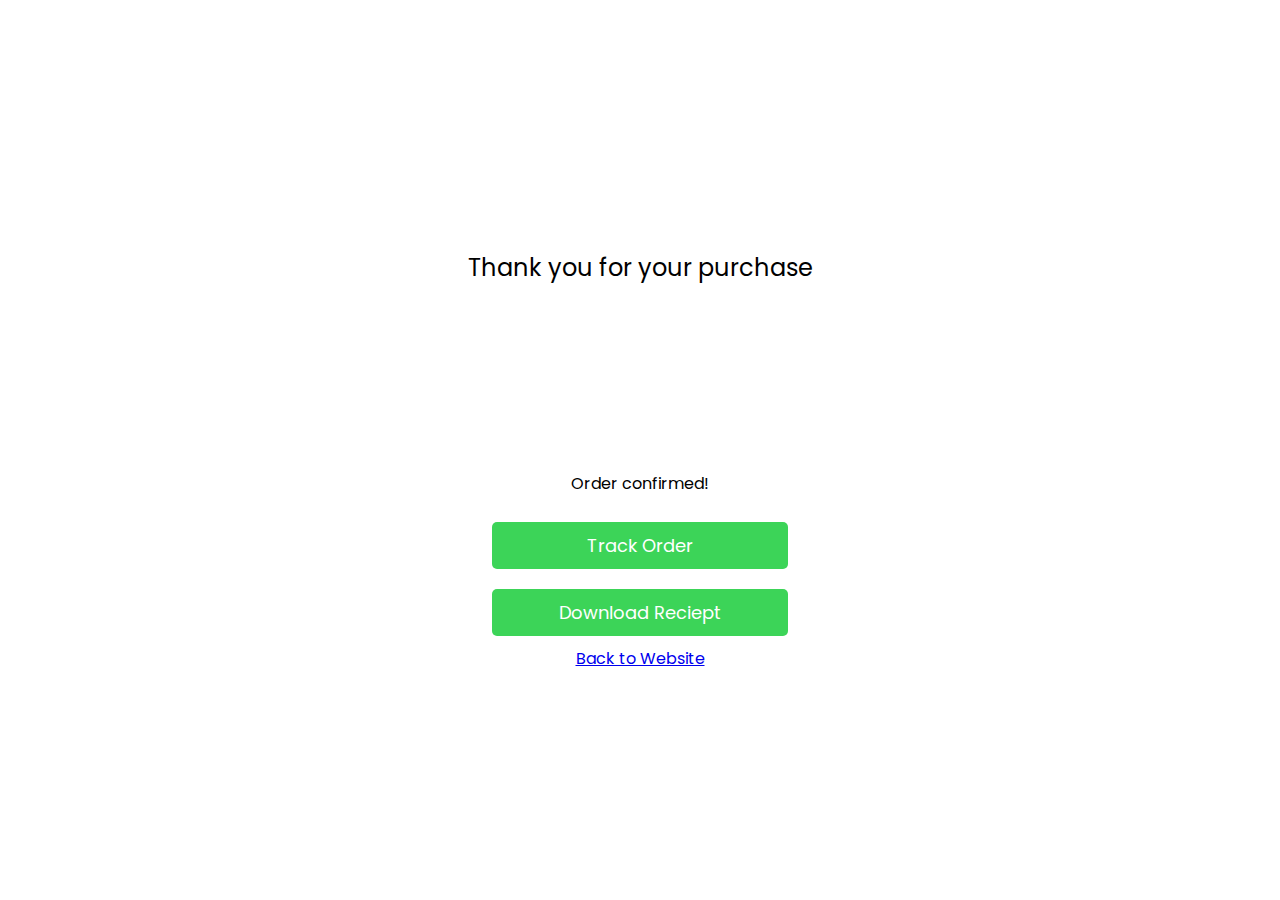
<file: index4.html>
<!DOCTYPE html>
<html lang="en">

<head>
    <meta charset="UTF-8">
    <meta name="viewport" content="width=device-width, initial-scale=1.0">
    <link rel="stylesheet" type="text/css" href="styles2.css">
    <link rel="preconnect" href="https://fonts.googleapis.com">
    <link rel="preconnect" href="https://fonts.gstatic.com" crossorigin>
    <link rel="stylesheet" href="https://cdnjs.cloudflare.com/ajax/libs/font-awesome/6.4.2/css/all.min.css"
        integrity="sha512-z3gLpd7yknf1YoNbCzqRKc4qyor8gaKU1qmn+CShxbuBusANI9QpRohGBreCFkKxLhei6S9CQXFEbbKuqLg0DA=="
        crossorigin="anonymous" referrerpolicy="no-referrer" />
    <link href="https://fonts.googleapis.com/css2?family=Poppins:wght@300;400;500;600;700;800;900&display=swap"
        rel="stylesheet">
    <title>Order Confirmation</title>
    <style>
        body {
            display: flex;
            flex-direction: column;
            align-items: center;
            justify-content: center;
            min-height: 100vh;
            margin: 0;
        }

        .confirmation-message {
            font-size: 24px;
            margin: 20px;
        }

        i{
            font-size: 100px;
            margin-top: 100px;
            margin-bottom: 50px;
        }

        .track-order-button {
            width: 20%;
            text-align: center;
            padding: 10px 20px;
            background-color: #3CD458;
            color: white;
            border: none;
            border-radius: 5px;
            text-decoration: none;
            font-size: 18px;
            margin: 10px;
        }

        .back-to-website {
            font-size: 16px;
            text-decoration: underline;
        }
    </style>
</head>

<body>
    <div class="confirmation-message">
        Thank you for your purchase
    </div>
    <i class="fa-solid fa-square-check" style="color: #3cd458;"></i>
    <p>Order confirmed!</p>
    <a href="#" class="track-order-button">Track Order</a>
    <a href="#" class="track-order-button">Download Reciept</a>
    <a href="index1.html" class="back-to-website">Back to Website</a>
</body>

</html>
</file>
<file: styles.css>
body {
    font-family: 'Poppins', sans-serif;
    margin: 0;
    padding: 0;
}

/* Hero and Nav Section */
.hero {
    position: relative;
    text-align: center;
    color: #fff;
}

#hero-video {
    width: 100%;
    height: auto;
    object-fit: cover;
}

nav {
    position: absolute;
    top: 0;
    left: 0;
    width: 100%;
    display: flex;
    justify-content: space-between;
    align-items: center;
    padding: 10px 0;
    z-index: 1;
}

.logo {
    margin-left: 30px;
}

.nav-links {
    list-style: none;
    padding: 0;
    display: flex;
    align-items: center;
}

.nav-links li {
    font-size: 20px;
    margin: 0 20px;
}

.nav-links a {
    text-decoration: none;
    color: #fff;
}

.icons {
    display: flex;
    align-items: center;
    margin-right: 20px;
    color: #fff;
}

.icons a {
    text-decoration: none;
    color: #fff;
    margin-left: 10px;
}

.icons i {
    font-size: 20px;
    margin-right: 20px;
}

.hero-content {
    position: absolute;
    top: 50%;
    left: 50%;
    transform: translate(-50%, -50%);
    z-index: 1;
}

.hero-content h1 {
    font-size: 36px;
}

.hero-content p {
    font-size: 18px;
    margin-bottom: 40%;
}

.features {
    display: flex;
    justify-content: space-around;
    margin: 20px 0;
}

.feature {
    width: 30%;
    text-align: center;
    border: 1px solid #fff;
    padding: 10px;
}

.buttons {
    margin-top: 20px;
    width: 100%;
}

.cta-button {
    display: inline-block;
    width: 40%;
    padding: 20px 10px;
    border-radius: 5px;
    font-weight: bold;
    text-decoration: none;
    transition: background-color 0.3s, color 0.3s, border 0.3s;
}

.cta-button.order-now {
    background-color: #3CD458;
    color: #fff;
    margin-right: 30px;
}

.cta-button.consultation {
    background-color: transparent;
    border: 2px solid #fff;
    color: #fff;
    padding: 17px;
}

.cta-button.consultation:hover {
    background-color: #3CD458;
    color: #fff;
    border: 2px solid transparent;
}

/* Electricity For Less */
.next-section {
    background-color: #f5f5f5;
}

.content {
    display: flex;
    justify-content: space-around;
}

.text-content {
    display: flex;
    flex-direction: column;
    justify-content: space-between;
    width: 30%;
    padding: 40px;
    text-align: left;
}

.text-content h1 {
    font-size: 30px;
}

.text-content h2 {
    font-size: 18px;
}

.text-content p {
    font-size: 16px;
    margin-bottom: 20px;
}

.video-container {
    width: 70%;
    margin: 0;
}

.video-container video {
    width: 100%;
    height: 100vh;
    object-fit: cover;
}

.buttons-e {
    display: flex;
    flex-direction: column;
}

.cta-button.learn-more {
    text-align: center;
    background-color: transparent;
    width: 80%;
    border: 3px solid #000;
    color: #000;
    transition: background-color 0.3s, color 0.3s;
}

.cta-button.learn-more:hover {
    background-color: #3CD458;
    color: #fff;
}

.cta-button.get-started {
    text-align: center;
    margin-bottom: 25px;
    width: 80%;
    background-color: #3CD458;
    border: 3px solid #3CD458;
    color: #fff;
}

/* Design Section */
.next-section.flipped {
    background-color: #f5f5f5;
    padding: 0;
    text-align: center;
}

.next-section.flipped .image-container {
    width: 70%;
}

.next-section.flipped .image-container img {
    width: 100%;
    height: 100vh;
}

.next-section.flipped .text-content {
    width: 30%;
    padding: 60px;
    text-align: left;
}

.next-section.flipped .text-content h2 {
    font-size: 24px;
    margin-bottom: 20px;
}

.buttons-de {
    width: 50%;
}

.text {
    opacity: 0;
    color: #fff;
}

/* Clean Aesthetic Section */
.clean-aesthetic {
    background-color: #000;
    color: #fff;
}

.clean-aesthetic .content {
    display: flex;
    flex-direction: column;
    align-items: center;
    justify-content: center;
}

.clean-aesthetic .text-content {
    width: 30%;
    text-align: left;
}

.clean-aesthetic .text-content h2 {
    font-size: 24px;
    margin-bottom: 20px;
}

.clean-aesthetic .image-container {
    width: 50%;
    position: relative;
}

.clean-aesthetic .image-container img {
    width: 100%;
}

/* Next Section with Black Background */
.next-section.black-bg {
    background-color: #000;
    color: #fff;
    padding: 100px 0;
}

.next-section.black-bg .header {
    text-align: center;
    margin-bottom: 40px;
}

.next-section.black-bg .header h2 {
    font-size: 36px;
}

.next-section.black-bg .header p {
    font-size: 18px;
    max-width: 600px;
    margin: 0 auto;
}

.next-section.black-bg .video-text {
    display: flex;
    flex-direction: row;
    justify-content: space-between;
    align-items: center;
    padding: 0 15%;
}

.next-section.black-bg .video {
    width: 100%;
    padding: 20px;
}

.next-section.black-bg .video video {
    width: 100%;
}

.next-section.black-bg .text-picture {
    display: flex;
    justify-content: space-between;
    align-items: center;
    padding: 0 15%;
}

.next-section.black-bg .picture {
    width: 100%;
    padding: 20px;
}

.next-section.black-bg .picture img {
    width: 100%;
}

/* Hero Image */
.full-width-image {
    width: 100%;
    height: 60vh;
    /* Set the desired height */
}

.full-width-image img {
    width: 100%;
    height: 100%;
    display: block;
    object-fit: cover;
}

/* Powerwall Section */
.new-section {
    display: flex;
    background-color: #fff;
    padding: 40px;
}

.left-content {
    width: 30%;
    padding-left: 100px;
    justify-content: left;
}

.left-content h1 {
    font-size: 30px;
}

.left-content p {
    font-size: 20px;
}

.button-container {
    display: flex;
    flex-direction: row;
}

.button-container .cta-button.green{
    background-color: #3CD458;
    color: #fff;
    border: 2px solid #3CD458;

}

.button-container .cta-button {
    display: flex;
    align-items: center;
    justify-content: center;
    padding: 10px 20px;
    margin-right: 10px;
    border: 2px solid #000;
    background-color: transparent;
    color: #000;
    text-decoration: none;
    font-weight: bold;
    transition: background-color 0.3s, color 0.3s, border 0.3s;
}

.button-container .cta-button:hover {
    background-color: #3CD458;
    color: #fff;
    border: 2px solid transparent;
}

.right-content {
    display: flex;
    width: 70%;
    align-items: center;
}

.right-content p {
    font-size: 18px;
}

/* Video Section */
.video-section video {
    width: 100%;
    height: 50vh;
    background-color: #000;
    object-fit: cover;
}

/* Power Your Home Section */
.power-section {
    background-color: #000;
    /* Black background */
    color: #fff;
    /* White text color */
    text-align: center;
    padding: 60px 0;
}

.power-section .content {
    display: flex;
    flex-direction: column;
    align-items: center;
}

.power-section h2 {
    font-size: 36px;
    margin-bottom: 20px;
}

.learn {
    display: inline-block;
    padding: 10px 20px;
    border: 2px solid #fff;
    background-color: transparent;
    color: #fff;
    text-decoration: none;
    font-weight: bold;
    transition: background-color 0.3s, color 0.3s, border-color 0.3s;
    margin: 10px;
}

.learn:hover {
    background-color: #3CD458;
    color: #fff;
    border-color: #3CD458;
}

.consultation {
    display: inline-block;
    padding: 10px 20px;
    border: 2px solid #3CD458;
    background-color: #3CD458;
    color: #fff;
    text-decoration: none;
    font-weight: bold;
    margin: 10px;
}

.get-updates-link {
    color: #fff;
    font-size: x-large;
    text-decoration: underline;
}

.buttons-end {
    display: flex;
    flex-direction: column;
    width: 30%;
    min-width: 20%;
}

.footer-section {
    background-color: #000;
    color: #fff;
    padding: 20px 0;
    text-align: center;
}

.footer-links a {
    font-weight: bold;
    text-decoration: none;
    color: #fff;
    margin: 0 15px;
}

@media (max-width: 700px) {
    nav {
        display: none;
    }
    .features h2{
        font-size: 12px;
    }

    #hero-video {
        width: 100%;
        height: 100vh;
    }

    .hero-content {
        font-size: 11px;
    }

    .hero-content .buttons {
        display: flex;
        flex-direction: column;
        width: 100%;
        align-items: center;
    }

    .hero-content .buttons a {
        margin-right: 0;
        width: 70%;
    }

    .next-section .content {
        flex-direction: column;
    }

    .text-content {
        padding: 20px;
        width: 80%;
    }

    .text-content h1 {
        font-size: 30px;
        margin: 0;
    }

    .text-content h2 {
        font-size: 24px;
        margin: 0;
    }

    .text-content p {
        font-size: 16px;
        margin-bottom: 20px;
    }

    .video-container {
        width: 100%;
    }

    .buttons-e {
        width: 102%
    }

    .buttons-e .cta-button {
        width: 100%;
    }

    .video-container video {
        width: 100%;
        height: 50vh;
    }

    .next-section.design-section.flipped .content {
        flex-direction: column;
        align-items: center;
        text-align: center;
    }

    .next-section.design-section.flipped .text-content {
        width: 90%;
        align-items: center;
        text-align: center;
        padding: 20px;
    }

    .next-section.design-section.flipped .text-content h2 {
        font-size: 24px;
        margin-bottom: 20px;
    }

    .next-section.design-section.flipped .buttons-de .cta-button {
        width: 100%;
    }

    .next-section.design-section.flipped .image-container {
        width: 100%;
    }

    .next-section.design-section.flipped .image-container img {
        width: 100%;
        height: auto;
    }

    .clean-aesthetic .content {
        flex-direction: column;
    }

    .clean-aesthetic .text-content {
        width: 90%;
        text-align: center;
        padding: 20px;
    }

    .clean-aesthetic .text-content h2 {
        font-size: 24px;
    }

    .clean-aesthetic .image-container {
        width: 100%;
    }

    .clean-aesthetic .image-container img {
        width: 100%;
        height: auto;
    }

    .next-section.black-bg {
        padding: 30px;
    }

    .next-section.black-bg .header {
        text-align: center;
    }

    .next-section.black-bg .header h2 {
        font-size: 28px;
        margin-bottom: 10px;
    }

    .next-section.black-bg .header p {
        font-size: 16px;
    }

    .next-section.black-bg .video-text {
        flex-direction: column;
        text-align: center;
        padding: 0;
    }

    .next-section.black-bg .video {
        padding: 0;
        width: 100%;
    }

    .next-section.black-bg .video video {
        width: 100%;
        height: auto;
    }

    .next-section.black-bg .text-picture {
        flex-direction: column-reverse;
        padding: 0;
    }

    .next-section.black-bg .text-picture>div {
        text-align: center;
        margin-bottom: 20px;
    }

    .next-section.black-bg .picture {
        width: 100%;
        padding: 0;
        margin: 0;
    }

    .next-section.black-bg .picture img {
        width: 100%;
        height: auto;
    }

    .full-width-image {
        height: auto;
    }

    .full-width-image img {
        width: 100%;
        height: auto;
        display: block;
        object-fit: cover;
    }

    .new-section {
        flex-direction: column;
        padding: 20px;
    }

    .left-content,
    .right-content {
        padding: 0;
        width: 100%;
        text-align: center;
    }

    .left-content h1 {
        font-size: 28px;
    }

    .right-content p {
        font-size: 16px;
    }

    .button-container {
        flex-direction: column;
        align-items: center;
    }

    .button-container .cta-button {
        margin: 10px 0;
        width: 50%;
    }

    .power-section .content {
        flex-direction: column;
        align-items: center;
    }

    .buttons-end {
        margin-top: 20px;
        width: 70%;
        align-items: center;
    }

    .learn,
    .consultation,
    .get-updates-link {
        width: 100%;
        margin: 10px 0;
    }

    .footer-section {
        text-align: center;
    }

    .footer-links {
        flex-direction: column;
        align-items: center;
    }

    .footer-links a {
        margin: 5px 0;
    }
}
</file>
<file: styles1.css>
body {
    background-color: #fff;
    margin: 0;
    padding: 0;
    font-family: 'Poppins', sans-serif;
    /* font-weight: bold; */
}

header {
    display: flex;
    justify-content: space-between;
    align-items: center;
    position: fixed;
    width: 100%;
    background-color: white;
    padding: 0 60px;
    z-index: 2;
}

header .language {
    /* text-align: right; */
    width: 10%;
}

main {
    display: flex;
    width: 100%;
}

main .video {
    width: 65%;
    padding: 0 60px;
    position: fixed;
    top: 92px;
}

main .video video {
    border-radius: 15px;
    width: 100%;
    height: auto;
    object-fit: cover;
}

form.power-form {
    width: 25%;
    padding: 20px;
    margin-left: 70%;
    margin-top: 92px;
    background-color: #fff;
    box-shadow: 0 0 10px rgba(0, 0, 0, 0.1);
}

.header-text p {
    margin-bottom: 10%;
}

p{
    font-weight: bold;
    font-size: 17px;
}

.input-form {
    display: flex;
    flex-direction: column;
    margin-bottom: 20%;
}

.select-container{
    display: flex;
    position: relative;
    min-width: 250px;
    height: 50px;
}

.select-container .icon{
    width: 50px;
    height: 100%;
    position: absolute;
    right: 0;
    display: flex;
    align-items: center;
    justify-content: center;
}

.input-form label {
    margin: 10px 0;
}

.custom-select {
    border-radius: 5px;
    border: 1px solid;
    appearance: none;
    padding: 0 30px 0 15px;
    width: 100%;
    font-size: 17px;
}

.product-box {
    border: 1px solid #ccc;
    border-radius: 5px;
    margin-top: 20px;
}

.product-box img {
    border-top-right-radius: 5px;
    border-top-left-radius: 5px;
    width: 100%;
    height: 30vh;
}

.product-text {
    padding-left: 25px;
}

.radio-group{
    margin-bottom: 10%;
}

input[type="number"] {
    display: block;
    margin: 10px 0;
    padding: 10px;
    border-radius: 5px;
    width: 90%;
}

input[type="number"]::before {
    content: "hours";
    position: relative;
}

.next{
    display: inline-block;
    width: 95%;
    padding: 10px 10px;
    border-radius: 5px;
    font-weight: bold;
    text-decoration: none;
    text-align: center;
    background-color: #3CD458;
    margin: 10% 0;
    color: #fff;
}

.image-upload-container {
    display: flex;
    justify-content: space-between;
    align-items: center;
    border: 1px dashed #000;
    padding: 10px;
    border-radius: 5px;
    background-color: #f0f0f0;
}

.image-upload {
    display: flex;
    flex-direction: column;
    cursor: pointer;
}

.image-upload label {
    display: flex;
    align-items: center;
    font-size: 12px;
}

.image-upload-container i {
    font-size: 25px;
    margin-bottom: 5px;
}

.upload-button {
    background-color: #3CD458;
    color: #fff;
    border: none;
    padding: 5px 10px;
    border-radius: 5px;
    cursor: pointer;
}


@media (max-width: 700px) {
    body {
        display: flex;
        flex-direction: column;
    }

    header {
        padding: 10px;
    }

    header .language {
        width: 10%;
    }

    main {
        flex-direction: column;
    }

    main .video {
        padding: 0;
        width: 100%;
        margin-top: 30px;
        position: relative;
    }

    main .video video {
        width: 110%;
        border-radius: 0;
        height: 50vh;
    }

    form.power-form {
        width: 100%;
        margin-top: 20%;
        margin-left: 0;
    }

    .header-text p {
        margin-bottom: 5%;
    }

    .input-form {
        margin-bottom: 10%;
    }
}
</file>
<file: styles2.css>
body {
    background-color: #fff;
    font-family: 'Poppins', sans-serif;
}

header {
    display: flex;
    justify-content: space-between;
    align-items: center;
    width: 100%;
    background-color: white;
    padding: 0 60px;
    z-index: 2;
}

header .language {
    width: 10%;
}

.product{
    display: flex;
    justify-content: space-evenly;
    padding: 5% 10%;
}

.product-box {
    border: 1px solid #ccc;
    border-radius: 5px;
    width: 35%;
    margin-top: 20px;
    margin-right: 30px;
}

.product-box img {
    border-top-right-radius: 5px;
    border-top-left-radius: 5px;
    width: 100%;
    height: 30vh;
}

.product-text {
    padding-left: 25px;
}

.button{
    display: flex;
    flex-direction: column;
    align-items: center;
}

.next{
    display: inline-block;
    width: 30%;
    padding: 10px 10px;
    border-radius: 5px;
    font-weight: bold;
    text-decoration: none;
    text-align: center;
    background-color: #3CD458;
    margin-bottom: 20px;
    color: #fff;
}

.back{
    text-decoration: none;
    font-weight: bold;
    color: #000;
}

@media (max-width: 700px) {
    .product{
        display: flex;
        flex-direction: column;
        width: 105%;
    }

    .product-box{
        width: 100%;
    }
    .button{
        width: 80%;
        margin-bottom: 20%;
        margin-left: 22%;
    }
    .next{
        width: 100%;
    }
}
</file>
